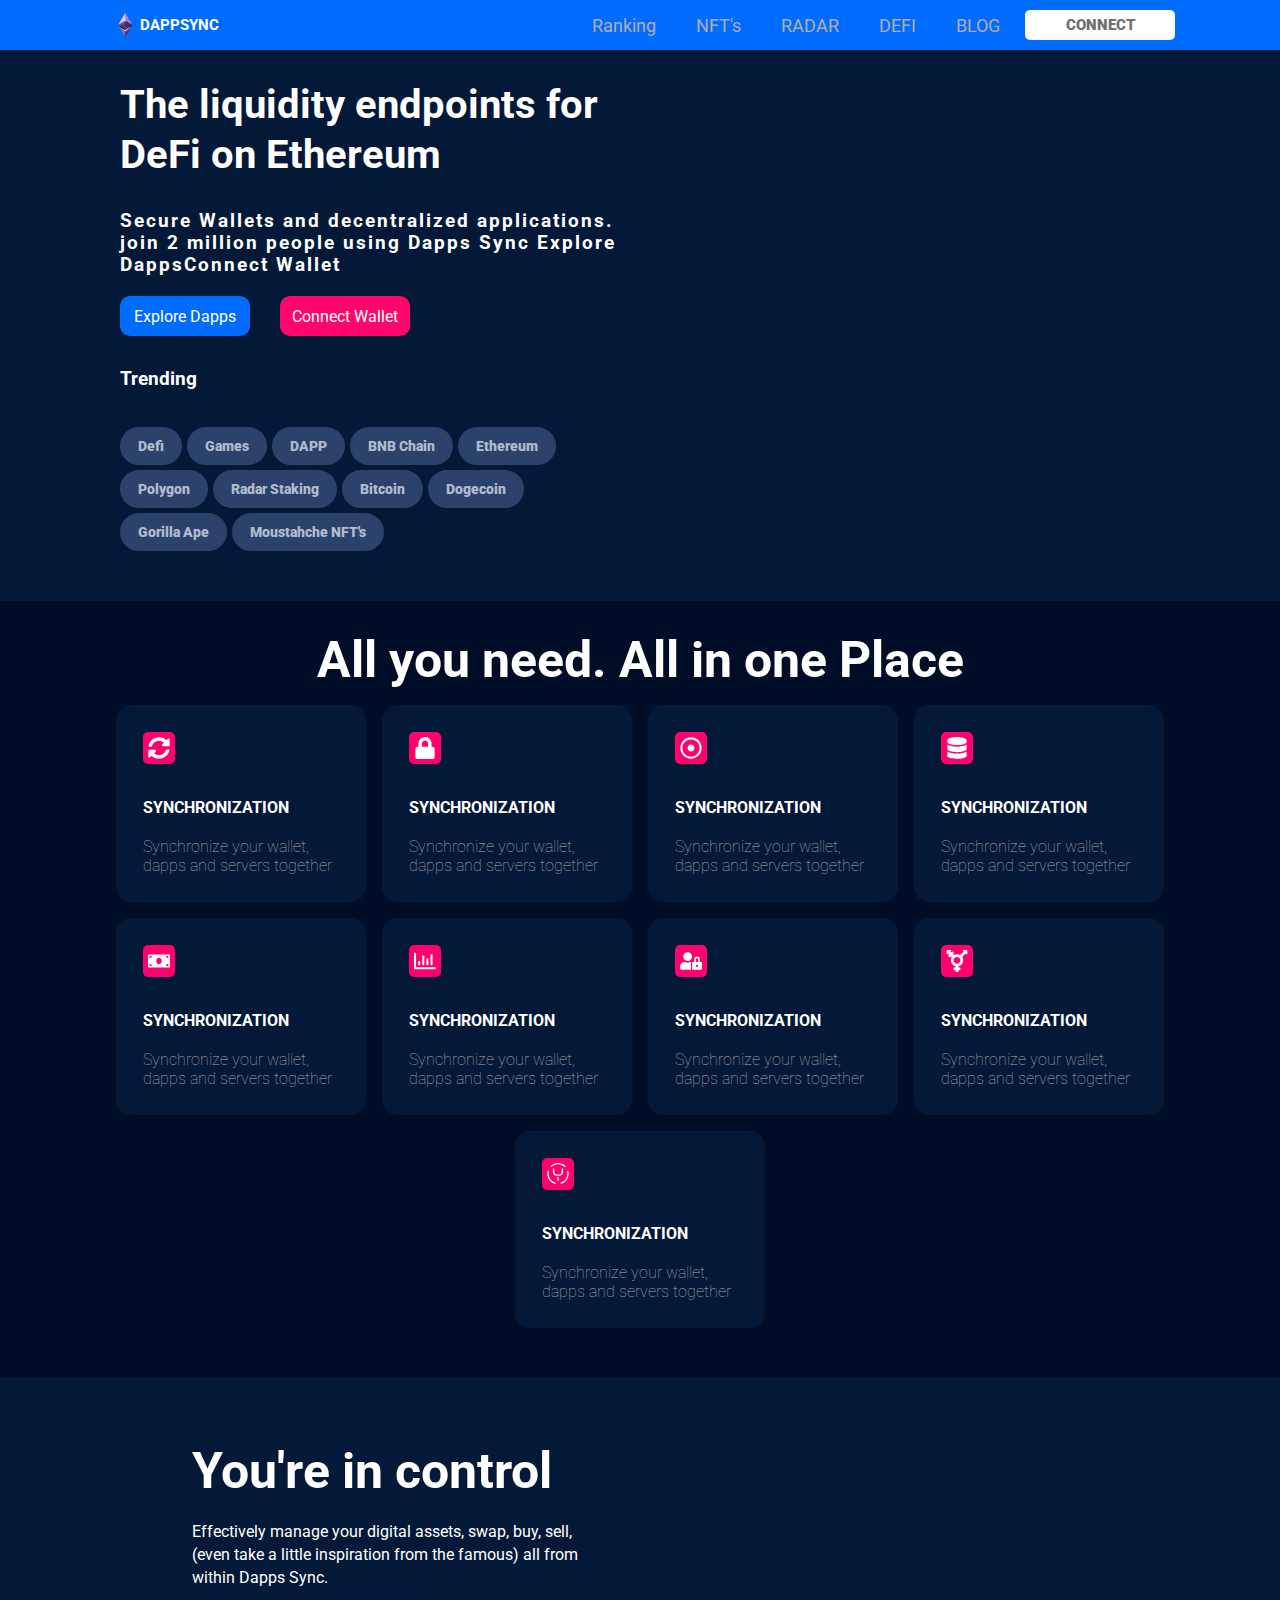
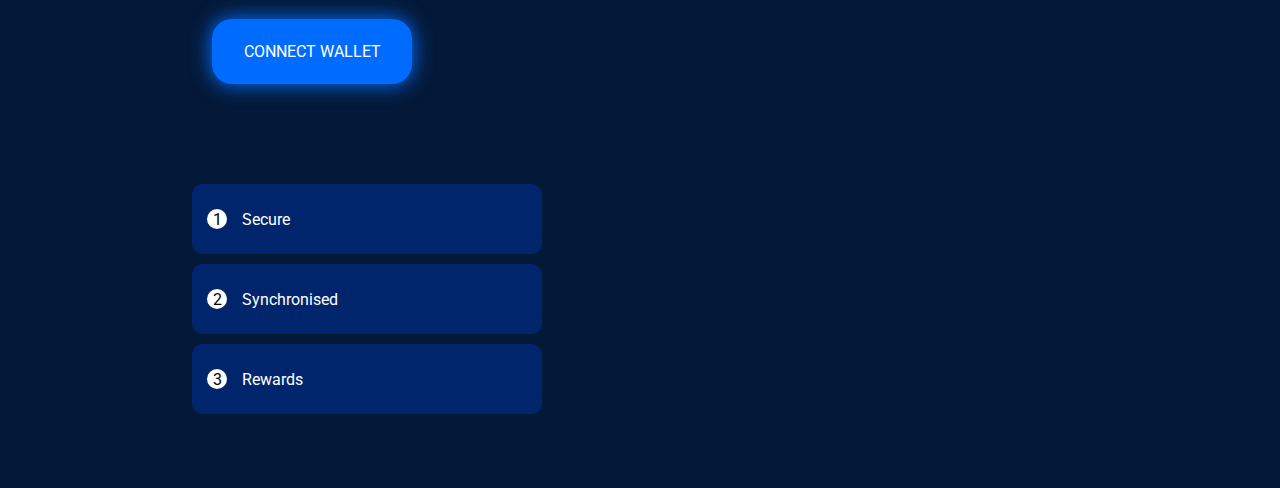
<file: index.html>
<!-- <!DOCTYPE html>
<html lang="en">
  <head>
    <meta charset="UTF-8" />
    <meta http-equiv="X-UA-Compatible" content="IE=edge" />
    <meta name="viewport" content="width=device-width, initial-scale=1.0" />
    <title>Document</title>
    <link rel="stylesheet" href="style.css" />
  </head>
  <body>
    <div>
      <nav>
        <img class="logo" src="logo.png" alt="logo" />
        <h1>DAPPS SYNC</h1>
        <div class="topnav">
          <a href="#">Ranking</a>
          <a href="#">NFT's</a>
          <a href="#">DeFi</a>
          <a href="#">RADAR</a>
          <a href="#">Blog</a>
          <a class="connect" href="#">CONNECT</a>
        </div>
      </nav>
      <div></div>
    </div>
  </body>
</html> -->

<!DOCTYPE html>
<html lang="en" dir="ltr">
  <head>
    <meta charset="utf-8" />
    <title>DAPPS</title>
    <link rel="stylesheet" href="style.css" />
    <link
      rel="stylesheet"
      href="https://cdnjs.cloudflare.com/ajax/libs/font-awesome/5.15.2/css/all.min.css"
    />
    <meta name="viewport" content="width=device-width, initial-scale=1.0" />
  </head>
  <body>
    <div class="root" id="root">
<!-- <div class="root"> -->
    <div class="topnav">
      <nav>
        <div class="logo-head">
          <img class="logo" src="logo.png" alt="logo" />
          <h3 class="web-name">DAPPSYNC</h3>
        </div>
        <input type="checkbox" id="click" />
        <label for="click" class="menu-btn">
          <i class="fas fa-bars"></i>
        </label>
        <ul>
          <li><a class="active" href="#">Ranking</a></li>
          <li><a href="#connect">NFT's</a></li>
          <li><a href="#connect">RADAR</a></li>
          <li><a href="#connect">DEFI</a></li>
          <li><a href="#connect">BLOG</a></li>
          <li><a class="connect" href="#connect">CONNECT</a></li>
        </ul>
      </nav>
    </div>
    <div class="head">
      <div class="head-page">
        <div class="liquid">
          <h1>The liquidity endpoints for DeFi on Ethereum</h1>
        </div>
        <h3 class="secure">
          Secure Wallets and decentralized applications. join 2 million people
          using Dapps Sync Explore DappsConnect Wallet
        </h3>
        <div class="buttons">
          <a class="but1" href="#dapps">Explore Dapps</a>
          <a class="but2" href="#connect">Connect Wallet</a>
        </div>
        <h3 class="trend">Trending</h3>
        <div class="trend-sub">
          <a class="trend-links" href="#">Defi</a>
          <a class="trend-links" href="#">Games</a>
          <a class="trend-links" href="#">DAPP</a>
          <a class="trend-links" href="#">BNB Chain</a>
          <a class="trend-links" href="#">Ethereum</a>
          <a class="trend-links" href="#">Polygon</a>
          <a class="trend-links" href="#">Radar Staking</a>
          <a class="trend-links" href="#">Bitcoin</a>
          <a class="trend-links" href="#">Dogecoin</a>
          <a class="trend-links" href="#">Gorilla Ape</a>
          <a class="trend-links" href="#">Moustahche NFT's</a>
        </div>
      </div>
    </div>
    <div class="mid-page" id="dapps">
      <p class="mid-page-text">All you need. All in one Place</p>
      <div class="mid-page-content">
        <div class="mid-page-content-1">
          <a href="#connect">
            <svg
              stroke="currentColor"
              fill="currentColor"
              stroke-width="0"
              viewBox="0 0 512 512"
              color="#fff"
              font-size="2rem"
              height="1em"
              width="1em"
              xmlns="http://www.w3.org/2000/svg"
              style="color: rgb(255, 255, 255)"
            >
              <path
                d="M370.72 133.28C339.458 104.008 298.888 87.962 255.848 88c-77.458.068-144.328 53.178-162.791 126.85-1.344 5.363-6.122 9.15-11.651 9.15H24.103c-7.498 0-13.194-6.807-11.807-14.176C33.933 94.924 134.813 8 256 8c66.448 0 126.791 26.136 171.315 68.685L463.03 40.97C478.149 25.851 504 36.559 504 57.941V192c0 13.255-10.745 24-24 24H345.941c-21.382 0-32.09-25.851-16.971-40.971l41.75-41.749zM32 296h134.059c21.382 0 32.09 25.851 16.971 40.971l-41.75 41.75c31.262 29.273 71.835 45.319 114.876 45.28 77.418-.07 144.315-53.144 162.787-126.849 1.344-5.363 6.122-9.15 11.651-9.15h57.304c7.498 0 13.194 6.807 11.807 14.176C478.067 417.076 377.187 504 256 504c-66.448 0-126.791-26.136-171.315-68.685L48.97 471.03C33.851 486.149 8 475.441 8 454.059V320c0-13.255 10.745-24 24-24z"
              ></path>
            </svg>
            <p class="content-text-1">SYNCHRONIZATION</p>
            <p class="content-text-2">
              Synchronize your wallet, dapps and servers together
            </p>
          </a>
        </div>
        <div class="mid-page-content-1">
          <a href="#connect">
            <svg
              stroke="currentColor"
              fill="currentColor"
              stroke-width="0"
              viewBox="0 0 448 512"
              color="#fff"
              font-size="2rem"
              height="1em"
              width="1em"
              xmlns="http://www.w3.org/2000/svg"
              style="color: rgb(255, 255, 255)"
            >
              <path
                d="M400 224h-24v-72C376 68.2 307.8 0 224 0S72 68.2 72 152v72H48c-26.5 0-48 21.5-48 48v192c0 26.5 21.5 48 48 48h352c26.5 0 48-21.5 48-48V272c0-26.5-21.5-48-48-48zm-104 0H152v-72c0-39.7 32.3-72 72-72s72 32.3 72 72v72z"
              ></path>
            </svg>
            <p class="content-text-1">SYNCHRONIZATION</p>
            <p class="content-text-2">
              Synchronize your wallet, dapps and servers together
            </p>
          </a>
        </div>
        <div class="mid-page-content-1">
          <a href="#connect">
            <svg
              stroke="currentColor"
              fill="currentColor"
              stroke-width="0"
              viewBox="0 0 512 512"
              color="#fff"
              font-size="2rem"
              height="1em"
              width="1em"
              xmlns="http://www.w3.org/2000/svg"
              style="color: rgb(255, 255, 255)"
            >
              <path
                d="M256 56c110.532 0 200 89.451 200 200 0 110.532-89.451 200-200 200-110.532 0-200-89.451-200-200 0-110.532 89.451-200 200-200m0-48C119.033 8 8 119.033 8 256s111.033 248 248 248 248-111.033 248-248S392.967 8 256 8zm0 168c-44.183 0-80 35.817-80 80s35.817 80 80 80 80-35.817 80-80-35.817-80-80-80z"
              ></path>
            </svg>
            <p class="content-text-1">SYNCHRONIZATION</p>
            <p class="content-text-2">
              Synchronize your wallet, dapps and servers together
            </p>
          </a>
        </div>
        <div class="mid-page-content-1">
          <a href="#connect">
            <svg
              stroke="currentColor"
              fill="currentColor"
              stroke-width="0"
              viewBox="0 0 448 512"
              color="#fff"
              font-size="2rem"
              height="1em"
              width="1em"
              xmlns="http://www.w3.org/2000/svg"
              style="color: rgb(255, 255, 255)"
            >
              <path
                d="M448 73.143v45.714C448 159.143 347.667 192 224 192S0 159.143 0 118.857V73.143C0 32.857 100.333 0 224 0s224 32.857 224 73.143zM448 176v102.857C448 319.143 347.667 352 224 352S0 319.143 0 278.857V176c48.125 33.143 136.208 48.572 224 48.572S399.874 209.143 448 176zm0 160v102.857C448 479.143 347.667 512 224 512S0 479.143 0 438.857V336c48.125 33.143 136.208 48.572 224 48.572S399.874 369.143 448 336z"
              ></path>
            </svg>
            <p class="content-text-1">SYNCHRONIZATION</p>
            <p class="content-text-2">
              Synchronize your wallet, dapps and servers together
            </p>
          </a>
        </div>
        <div class="mid-page-content-1">
          <a href="#connect">
            <svg
              stroke="currentColor"
              fill="currentColor"
              stroke-width="0"
              viewBox="0 0 640 512"
              color="#fff"
              font-size="2rem"
              height="1em"
              width="1em"
              xmlns="http://www.w3.org/2000/svg"
              style="color: rgb(255, 255, 255)"
            >
              <path
                d="M608 64H32C14.33 64 0 78.33 0 96v320c0 17.67 14.33 32 32 32h576c17.67 0 32-14.33 32-32V96c0-17.67-14.33-32-32-32zM48 400v-64c35.35 0 64 28.65 64 64H48zm0-224v-64h64c0 35.35-28.65 64-64 64zm272 176c-44.19 0-80-42.99-80-96 0-53.02 35.82-96 80-96s80 42.98 80 96c0 53.03-35.83 96-80 96zm272 48h-64c0-35.35 28.65-64 64-64v64zm0-224c-35.35 0-64-28.65-64-64h64v64z"
              ></path>
            </svg>
            <p class="content-text-1">SYNCHRONIZATION</p>
            <p class="content-text-2">
              Synchronize your wallet, dapps and servers together
            </p>
          </a>
        </div>
        <div class="mid-page-content-1">
          <a href="#connect">
            <svg
              stroke="currentColor"
              fill="currentColor"
              stroke-width="0"
              viewBox="0 0 512 512"
              color="#fff"
              font-size="2rem"
              height="1em"
              width="1em"
              xmlns="http://www.w3.org/2000/svg"
              style="color: rgb(255, 255, 255)"
            >
              <path
                d="M396.8 352h22.4c6.4 0 12.8-6.4 12.8-12.8V108.8c0-6.4-6.4-12.8-12.8-12.8h-22.4c-6.4 0-12.8 6.4-12.8 12.8v230.4c0 6.4 6.4 12.8 12.8 12.8zm-192 0h22.4c6.4 0 12.8-6.4 12.8-12.8V140.8c0-6.4-6.4-12.8-12.8-12.8h-22.4c-6.4 0-12.8 6.4-12.8 12.8v198.4c0 6.4 6.4 12.8 12.8 12.8zm96 0h22.4c6.4 0 12.8-6.4 12.8-12.8V204.8c0-6.4-6.4-12.8-12.8-12.8h-22.4c-6.4 0-12.8 6.4-12.8 12.8v134.4c0 6.4 6.4 12.8 12.8 12.8zM496 400H48V80c0-8.84-7.16-16-16-16H16C7.16 64 0 71.16 0 80v336c0 17.67 14.33 32 32 32h464c8.84 0 16-7.16 16-16v-16c0-8.84-7.16-16-16-16zm-387.2-48h22.4c6.4 0 12.8-6.4 12.8-12.8v-70.4c0-6.4-6.4-12.8-12.8-12.8h-22.4c-6.4 0-12.8 6.4-12.8 12.8v70.4c0 6.4 6.4 12.8 12.8 12.8z"
              ></path>
            </svg>
            <p class="content-text-1">SYNCHRONIZATION</p>
            <p class="content-text-2">
              Synchronize your wallet, dapps and servers together
            </p>
          </a>
        </div>
        <div class="mid-page-content-1">
          <a href="#connect">
            <div class="feature_icons feature_color">
              <svg
                stroke="currentColor"
                fill="currentColor"
                stroke-width="0"
                viewBox="0 0 640 512"
                color="#fff"
                font-size="2rem"
                height="1em"
                width="1em"
                xmlns="http://www.w3.org/2000/svg"
                style="color: rgb(255, 255, 255)"
              >
                <path
                  d="M224 256A128 128 0 1 0 96 128a128 128 0 0 0 128 128zm96 64a63.08 63.08 0 0 1 8.1-30.5c-4.8-.5-9.5-1.5-14.5-1.5h-16.7a174.08 174.08 0 0 1-145.8 0h-16.7A134.43 134.43 0 0 0 0 422.4V464a48 48 0 0 0 48 48h280.9a63.54 63.54 0 0 1-8.9-32zm288-32h-32v-80a80 80 0 0 0-160 0v80h-32a32 32 0 0 0-32 32v160a32 32 0 0 0 32 32h224a32 32 0 0 0 32-32V320a32 32 0 0 0-32-32zM496 432a32 32 0 1 1 32-32 32 32 0 0 1-32 32zm32-144h-64v-80a32 32 0 0 1 64 0z"
                ></path>
              </svg>
            </div>
            <p class="content-text-1">SYNCHRONIZATION</p>
            <p class="content-text-2">
              Synchronize your wallet, dapps and servers together
            </p>
          </a>
        </div>
        <div class="mid-page-content-1">
          <a href="#connect">
            <div class="feature_icons">
              <svg
                stroke="currentColor"
                fill="currentColor"
                stroke-width="0"
                viewBox="0 0 480 512"
                color="#fff"
                font-size="2rem"
                height="1em"
                width="1em"
                xmlns="http://www.w3.org/2000/svg"
                style="color: rgb(255, 255, 255)"
              >
                <path
                  d="M468 0h-79c-10.7 0-16 12.9-8.5 20.5l16.9 16.9-80.7 80.7C294.5 104.1 268.2 96 240 96c-28.2 0-54.5 8.1-76.7 22.1l-16.5-16.5 19.8-19.8c4.7-4.7 4.7-12.3 0-17l-28.3-28.3c-4.7-4.7-12.3-4.7-17 0l-19.8 19.8-19-19 16.9-16.9C107.1 12.9 101.7 0 91 0H12C5.4 0 0 5.4 0 12v79c0 10.7 12.9 16 20.5 8.5l16.9-16.9 19 19-19.8 19.8c-4.7 4.7-4.7 12.3 0 17l28.3 28.3c4.7 4.7 12.3 4.7 17 0l19.8-19.8 16.5 16.5C104.1 185.5 96 211.8 96 240c0 68.5 47.9 125.9 112 140.4V408h-36c-6.6 0-12 5.4-12 12v40c0 6.6 5.4 12 12 12h36v28c0 6.6 5.4 12 12 12h40c6.6 0 12-5.4 12-12v-28h36c6.6 0 12-5.4 12-12v-40c0-6.6-5.4-12-12-12h-36v-27.6c64.1-14.6 112-71.9 112-140.4 0-28.2-8.1-54.5-22.1-76.7l80.7-80.7 16.9 16.9c7.6 7.6 20.5 2.2 20.5-8.5V12c0-6.6-5.4-12-12-12zM240 320c-44.1 0-80-35.9-80-80s35.9-80 80-80 80 35.9 80 80-35.9 80-80 80z"
                ></path>
              </svg>
            </div>
            <p class="content-text-1">SYNCHRONIZATION</p>
            <p class="content-text-2">
              Synchronize your wallet, dapps and servers together
            </p>
          </a>
        </div>
        <div class="mid-page-content-1">
          <a href="#connect">
            <svg
              stroke="currentColor"
              fill="currentColor"
              stroke-width="0"
              viewBox="0 0 496 512"
              color="#fff"
              font-size="2rem"
              height="1em"
              width="1em"
              xmlns="http://www.w3.org/2000/svg"
              style="color: rgb(255, 255, 255)"
            >
              <path
                d="M78.4 67.2C173.8-22 324.5-24 421.5 71c14.3 14.1-6.4 37.1-22.4 21.5-84.8-82.4-215.8-80.3-298.9-3.2-16.3 15.1-36.5-8.3-21.8-22.1zm98.9 418.6c19.3 5.7 29.3-23.6 7.9-30C73 421.9 9.4 306.1 37.7 194.8c5-19.6-24.9-28.1-30.2-7.1-32.1 127.4 41.1 259.8 169.8 298.1zm148.1-2c121.9-40.2 192.9-166.9 164.4-291-4.5-19.7-34.9-13.8-30 7.9 24.2 107.7-37.1 217.9-143.2 253.4-21.2 7-10.4 36 8.8 29.7zm-62.9-79l.2-71.8c0-8.2-6.6-14.8-14.8-14.8-8.2 0-14.8 6.7-14.8 14.8l-.2 71.8c0 8.2 6.6 14.8 14.8 14.8s14.8-6.6 14.8-14.8zm71-269c2.1 90.9 4.7 131.9-85.5 132.5-92.5-.7-86.9-44.3-85.5-132.5 0-21.8-32.5-19.6-32.5 0v71.6c0 69.3 60.7 90.9 118 90.1 57.3.8 118-20.8 118-90.1v-71.6c0-19.6-32.5-21.8-32.5 0z"
              ></path>
            </svg>
            <p class="content-text-1">SYNCHRONIZATION</p>
            <p class="content-text-2">
              Synchronize your wallet, dapps and servers together
            </p>
          </a>
        </div>
      </div>
    </div>
    <section id="connect">
      <div>
        <h1 class="you">You're in control</h1>
        <p>
          Effectively manage your digital assets, swap, buy, sell, (even take a
          little inspiration from the famous) all from within Dapps Sync.
        </p>
        <a href="connect.html" class="connect-wallet" id="connect" onclick="connect()">CONNECT WALLET</a>
        <div class="why-list">
          <div class="why-list-1">
            <span class="one">1</span>
            <span class="two">Secure</span>
          </div>
          <div class="why-list-1">
            <span class="one">2</span>
            <span class="two">Synchronised</span>
          </div>
          <div class="why-list-1">
            <span class="one">3</span>
            <span class="two">Rewards</span>
          </div>
      </div>
    </section>
    <!-- </div> -->
    </div>
    <div class="connecting" id="connecting">
      <h1>Lorem, ipsum dolor sit amet consectetur adipisicing elit. Nemo accusamus voluptates aperiam quo explicabo doloribus harum eaque libero, dolores quis facere nostrum perferendis dolorum, natus culpa aspernatur, provident mollitia odit!</h1>
    </div>
    
    <script src="index.js"></script>
  </body>
</html>
</file>
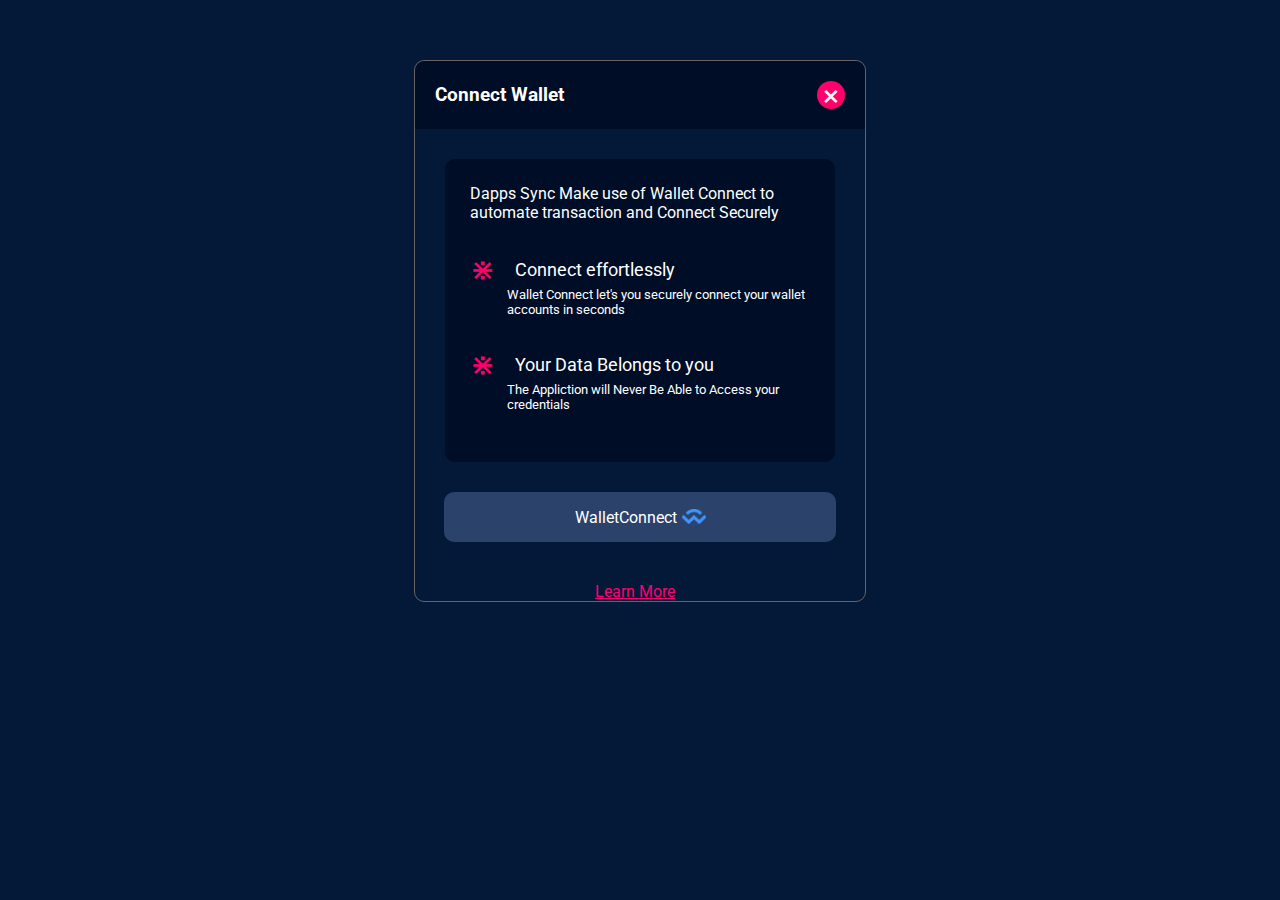
<file: connect.html>
<!DOCTYPE html>
<html lang="en">
  <head>
    <meta charset="UTF-8" />
    <meta http-equiv="X-UA-Compatible" content="IE=edge" />
    <meta name="viewport" content="width=device-width, initial-scale=1.0" />
    <title>Document</title>
    <link rel="stylesheet" href="contact.css" />
  </head>
  <body>
    <section>
      <div class="container">
        <div class="head">
          <h3>Connect Wallet</h3>
          <span class="close-btn">&times;</span>
        </div>
        <div class="middle-page">
          <p style="margin-bottom: 30px">
            Dapps Sync Make use of Wallet Connect to automate transaction and
            Connect Securely
          </p>
          <div class="first">
            <div class="icon-text">
              <span class="icon">&divideontimes;</span>
              <p class="conn">Connect effortlessly</p>
            </div>
            <p class="wallet">
              Wallet Connect let's you securely connect your wallet accounts in
              seconds
            </p>
          </div>
          <div class="second">
            <div class="icon-text">
              <span class="icon">&divideontimes;</span>
              <p class="conn">Your Data Belongs to you</p>
            </div>
            <p class="wallet">
              The Appliction will Never Be Able to Access your credentials
            </p>
          </div>
        </div>
        <div class="walletconnect">
          <div class="walletconnet">
            <p>WalletConnect</p>
            <img src="walletconnect.svg" alt="WalletConnect logo" />
          </div>
        </div>
        <a class="learn" href="/">Learn More</a>
      </div>
    </section>
  </body>
</html>
</file>
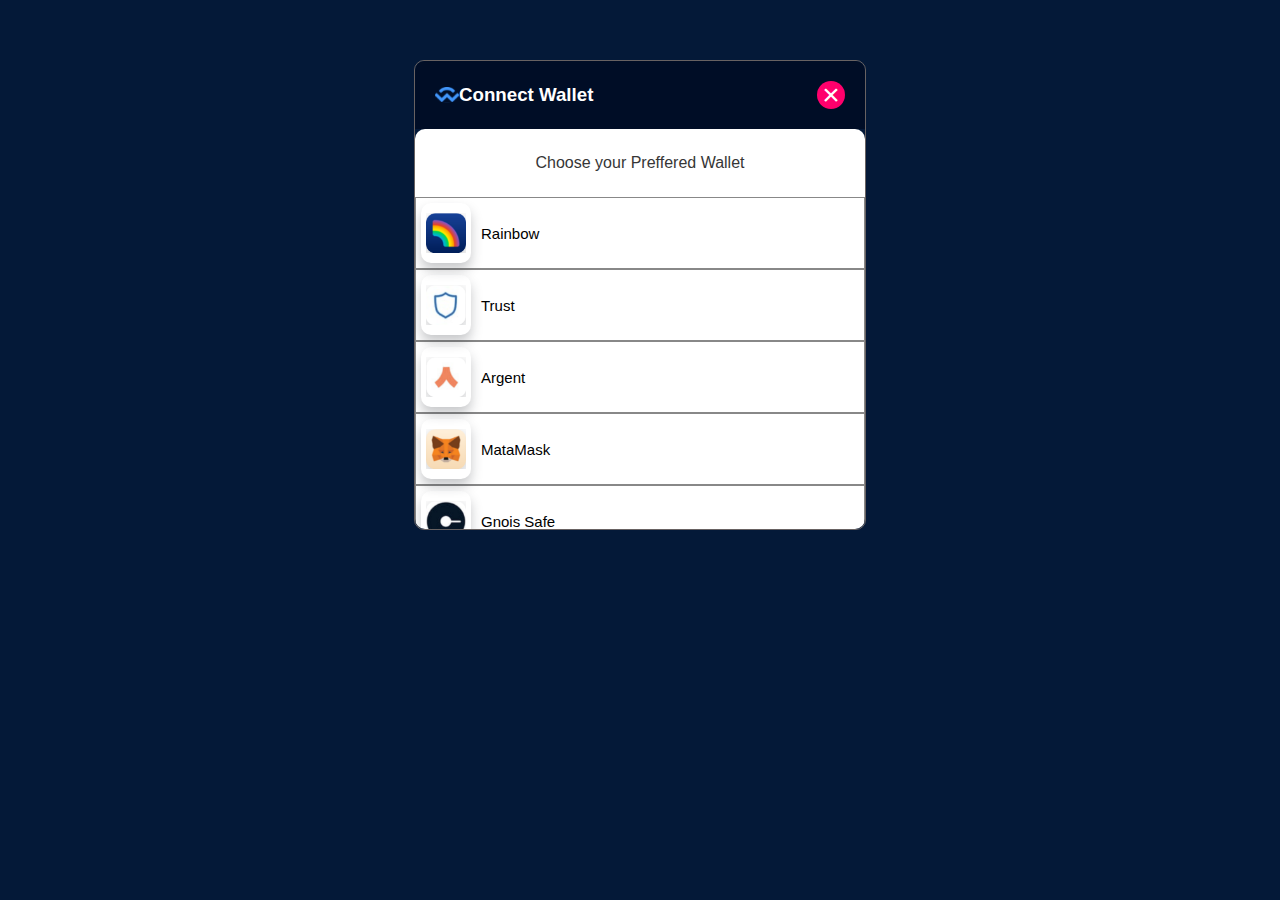
<file: connect2.html>
<!DOCTYPE html>
<html lang="en">
  <head>
    <meta charset="UTF-8" />
    <meta http-equiv="X-UA-Compatible" content="IE=edge" />
    <meta name="viewport" content="width=device-width, initial-scale=1.0" />
    <title>Document</title>
    <link rel="stylesheet" href="connect2.css" />
  </head>
  <body>
    <section>
      <div class="container">
        <div class="head">
          <div class="hea">
            <img src="walletconnect.svg" alt="" />
            <h3>Connect Wallet</h3>
          </div>
          <span class="close-btn">&times;</span>
        </div>
        <div class="choice">
          <p class="prefer">Choose your Preffered Wallet</p>
          <div class="choose">
            <div class="wallet-case">
              <img src="rainbow.png" alt="" />
            </div>
            <p class="wallet-name">Rainbow</p>
          </div>
          <div class="choose">
            <div class="wallet-case">
              <img src="Trust.png" alt="" />
            </div>
            <p class="wallet-name">Trust</p>
          </div>
          <div class="choose">
            <div class="wallet-case">
              <img src="Argent.png" alt="" />
            </div>
            <p class="wallet-name">Argent</p>
          </div>
          <div class="choose">
            <div class="wallet-case">
              <img src="Metamask.png" alt="" />
            </div>
            <p class="wallet-name">MataMask</p>
          </div>
          <div class="choose">
            <div class="wallet-case">
              <img src="Gnosis safe.png" alt="" />
            </div>
            <p class="wallet-name">Gnois Safe</p>
          </div>
          <div class="choose">
            <div class="wallet-case">
              <img src="Crypto.png" alt="" />
            </div>
            <p class="wallet-name">Crypto.com</p>
          </div>
          <div class="choose">
            <div class="wallet-case">
              <img src="Pillar.png" alt="" />
            </div>
            <p class="wallet-name">Pillar</p>
          </div>
          <div class="choose">
            <div class="wallet-case">
              <img src="imToken.png" alt="" />
            </div>
            <p class="wallet-name">imToken</p>
          </div>
          <div class="choose">
            <div class="wallet-case">
              <img src="Bitpay.png" alt="" />
            </div>
            <p class="wallet-name">Bitpay</p>
          </div>
          <div class="choose">
            <div class="wallet-case">
              <img src="Exodus.png" alt="" />
            </div>
            <p class="wallet-name">Exodus</p>
          </div>
          <div class="choose">
            <div class="wallet-case">
              <img src="Huobi.png" alt="" />
            </div>
            <p class="wallet-name">Huobi</p>
          </div>
          <div class="choose">
            <div class="wallet-case">
              <img src="JulWallet.png" alt="" />
            </div>
            <p class="wallet-name">JulWallet</p>
          </div>
          <div class="choose">
            <div class="wallet-case">
              <img src="Bitpie.png" alt="" />
            </div>
            <p class="wallet-name">BitPie</p>
          </div>
          <div class="choose">
            <div class="wallet-case">
              <img src="Bitcoin.png" alt="" />
            </div>
            <p class="wallet-name">Bitcoin.com</p>
          </div>
          <div class="choose">
            <div class="wallet-case">
              <img src="Coinbase.png" alt="" />
            </div>
            <p class="wallet-name">Coinbase</p>
          </div>
          <div class="choose">
            <div class="wallet-case">
              <img src="Blockchain.png" alt="" />
            </div>
            <p class="wallet-name">Blockchain</p>
          </div>
          <div class="choose">
            <div class="wallet-case">
              <img src="Bitski.png" alt="" />
            </div>
            <p class="wallet-name">Bitski</p>
          </div>
          <div class="choose">
            <div class="wallet-case">
              <img src="Other.png" alt="" />
            </div>
            <p class="wallet-name">Other</p>
          </div>
        </div>
      </div>
    </section>
  </body>
</html>
</file>
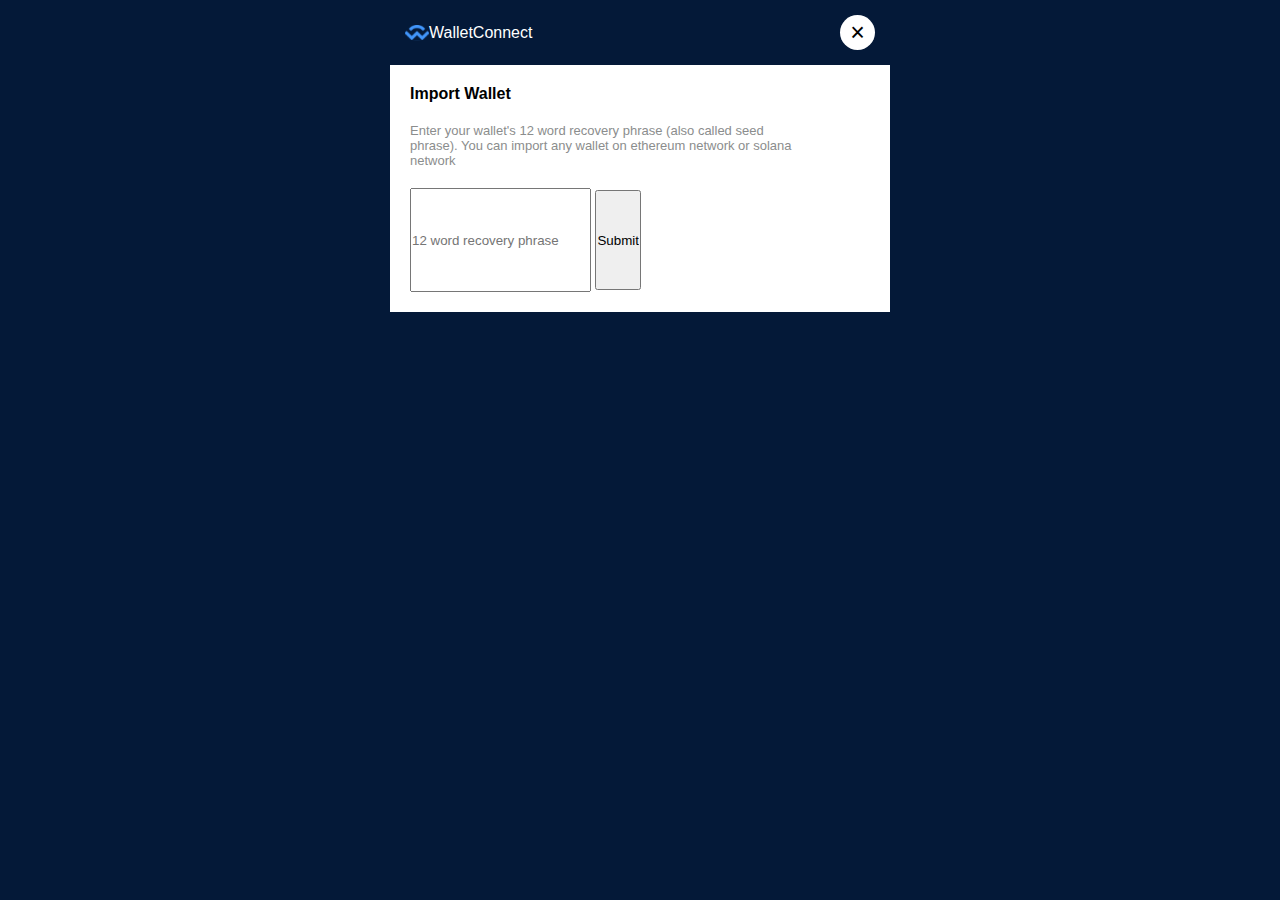
<file: connect3.html>
<!DOCTYPE html>
<html lang="en">
  <head>
    <meta charset="UTF-8" />
    <meta http-equiv="X-UA-Compatible" content="IE=edge" />
    <meta name="viewport" content="width=device-width, initial-scale=1.0" />
    <title>Document</title>
    <link rel="stylesheet" href="connect3.css" />
  </head>
  <body>
    <section>
      <div class="container">
        <div class="head">
          <div class="hea">
            <img src="walletconnect.svg" alt="" />
            <p>WalletConnect</p>
          </div>
          <span class="close-btn">&times;</span>
        </div>
        <div class="mid-page">
          <p class="import">Import Wallet</p>
          <p class="enter">
            Enter your wallet's 12 word recovery phrase (also called seed
            phrase). You can import any wallet on ethereum network or solana
            network
          </p>
          <form>
            <input
              type="text"
              name=""
              id=""
              placeholder="12 word recovery phrase"
            />
            <input type="submit" name="" id="" />
          </form>
        </div>
      </div>
    </section>
  </body>
</html>
</file>
<file: style.css>
@import url("https://fonts.googleapis.com/css2?family=Open+Sans:wght@300&family=Roboto:wght@300&display=swap");
* {
  margin: 0;
  padding: 0;
  box-sizing: border-box;
  /* font-family: "Poppins", sans-serif; */
  font-family: "Roboto", sans-serif;
}
html {
  scroll-behavior: smooth;
}
.topnav {
  width: 100%;
  display: flex;
  background: rgb(0, 108, 255);
}
nav {
  display: flex;
  height: 50px;
  width: 100%;
  background: rgb(0, 108, 255);
  align-items: center;
  justify-content: space-between;
  /* padding: 0 50px 0 100px; */
  flex-wrap: wrap;
  margin: auto;
}
nav .logo {
  color: #fff;
  font-size: 15px;
  font-weight: 600;
}
nav ul {
  display: flex;
  align-items: center;
  flex-wrap: wrap;
  list-style: none;
  margin-right: 100px;
  /* width: 80%; */
}
nav ul li {
  margin: 0 5px;
}
nav ul li a {
  color: #b1adad;
  text-decoration: none;
  font-size: 18px;
  /* font-weight: 100; */
  padding: 8px 15px;
  border-radius: 5px;
  /* letter-spacing: 1px; */
  transition: all 0.3s ease;
}
nav ul li a.active,
nav ul li a:hover {
  color: #b1adad;
  /* background: #fff; */
}
nav .menu-btn i {
  color: #fff;
  font-size: 22px;
  cursor: pointer;
  display: none;
}
input[type="checkbox"] {
  display: none;
}
@media (max-width: 1000px) {
  nav {
    padding: 0 40px 0 50px;
  }
}
@media (max-width: 940px) {
  nav .menu-btn i {
    display: block;
  }
  #click:checked ~ .menu-btn i:before {
    content: "\f00d";
  }
  nav ul {
    position: fixed;
    top: 80px;
    left: -100%;
    background: #111;
    height: 100vh;
    width: 100%;
    text-align: center;
    display: block;
    transition: all 0.3s ease;
    margin-right: -50px;
  }
  #click:checked ~ ul {
    left: 0;
  }
  nav ul li {
    width: 100%;
    margin: 40px 0;
  }
  nav ul li a {
    width: 100%;
    margin-left: -100%;
    display: block;
    font-size: 20px;
    transition: 0.6s cubic-bezier(0.68, -0.55, 0.265, 1.55);
  }
  .connect {
    text-align: center;
    display: flex;
    align-items: center;
    justify-content: center;
    /* margin-left: 500px; */
  }
  #click:checked ~ ul li a {
    margin-left: 0px;
  }
  nav ul li a.active,
  nav ul li a:hover {
    background: none;
    color: cyan;
  }
}
.logo {
  width: 50px;
  height: 30px;
}
.logo-head {
  display: flex;
  align-items: center;
  justify-content: center;
  /* width: 100px; */
  margin-left: 100px;
  /* width: 30%; */
}
.connect {
  display: flex;
  width: 150px;
  height: 30px;
  font-weight: 900;
  background-color: white;
  color: #726f6f;
  align-items: center;
  font-size: 15px;
  justify-content: center;
}
.web-name {
  font-size: 15px;
  color: #fff;
  position: relative;
  right: 10px;
}

.head {
  background-color: rgb(4, 25, 56);
}
.head-page {
  padding-top: 30px;
  max-width: 500px;
  margin-left: 120px;
  margin-right: 20px;
  padding-bottom: 50px;
  color: white;
}
.liquid {
  font-size: 20px;
  line-height: 50px;
  font-weight: 100;
}
.secure {
  margin-top: 30px;
  letter-spacing: 2px;
}
.buttons {
  margin-top: 20px;
  display: flex;
  gap: 30px;
  flex-wrap: wrap;
}
.buttons a {
  display: flex;
  width: 130px;
  height: 40px;
  align-items: center;
  justify-content: center;
  text-decoration: none;
  color: white;
  border-radius: 10px;
}
.but1 {
  background: rgb(0, 108, 255);
}
.but2 {
  background-color: #ff066c;
}
.trend {
  /* margin: 20px 0px 20px 0px;
  flex-wrap: wrap;
  display: flex;
  flex-direction: row;
  max-width: 600px; */
  display: flex;
  flex-wrap: wrap;
  max-width: 60rem;
  padding-top: 2rem;
  width: 100%;
}
.trend-sub {
  display: flex;
  flex-direction: row;
  display: flex;
  flex-wrap: wrap;
  max-width: 60rem;
  padding-top: 2rem;
  width: 100%;
}
.trend-sub a {
  background-color: rgb(43, 66, 106);
  color: rgb(177, 187, 206);
  cursor: pointer;
  font-size: 14px;
  font-weight: 900;
  /* line-height: 18px; */
  white-space: nowrap;
  border-width: 2px;
  border-style: solid;
  border-color: rgb(43, 66, 106);
  border-image: initial;
  border-radius: 24px;
  /* margin: 1rem 1rem 0px 0px; */
  margin: 5px 5px 0px 0px;
  /* margin-top: 5px; */
  outline: currentcolor none 0px;
  padding: 9px 16px;
  transition: all 0.2s ease 0s;
  text-decoration: none;
}
.mid-page {
  width: 100%;
  background-color: rgb(0, 13, 38);
}
.mid-page-text {
  color: white;
  font-size: 50px;
  font-weight: 700;
  text-align: center;
  padding-top: 30px;
}
@media screen and (max-width: 600px) {
  .mid-page-text {
    font-size: 30px;
    margin: 0px 10px 0px 10px;
  }
}
svg {
  padding: 5px;
  background-color: #ff006c;
  margin-bottom: 30px;
  border-radius: 5px;
}
.mid-page-content-1 {
  width: 250px;
  background-color: #041938;
  padding: 25px;
  border-radius: 15px;
  border: 2px solid #041938;
  transition: 0.5s;
}
.mid-page-content-1:hover {
  border: 2px solid white;
}
.mid-page-content a {
  text-decoration: none;
}
.mid-page-content {
  align-items: center;
  display: flex;
  flex-wrap: wrap;
  justify-content: center;
  max-width: 68rem;
  /* width: 100%; */
  gap: 16px;
  margin: 1rem auto 0rem;
  padding-bottom: 50px;
}
.content-text-1 {
  text-decoration: none;
  color: white;
  padding-bottom: 20px;
  font-weight: 700;
}
.content-text-2 {
  text-decoration: none;
  color: white;
  font-weight: 100;
  color: #b1adad;
}
section {
  padding: 5% 0% 5% 15%;
  background-color: rgb(4, 25, 56);
  color: white;
}
@media screen and (max-width: 500px) {
  section {
    padding: 20px;
  }
  .connect-wallet {
    margin: auto;
    font-size: 5vw;
  }
}
section div {
  max-width: 400px;
}
section div p {
  font-weight: 400;
  line-height: 23px;
}
.you {
  font-size: 50px;
  padding-bottom: 20px;
}
.connect-wallet {
  display: flex;
  height: 65px;
  max-width: 200px;
  text-decoration: none;
  color: white;
  background-color: #006cff;
  align-items: center;
  justify-content: center;
  margin: 30px 20px 100px 20px;
  border-radius: 20px;
  box-shadow: 0px 0px 20px 1px #006cff;
  /* margin-bottom: 100px; */
  cursor: pointer;
}
.why-list-1 {
  display: flex;
  max-width: 350px;
  background-color: #00256c;
  border-radius: 10px;
  padding: 15px;
  height: 70px;
  align-items: center;
  margin-bottom: 10px;
  cursor: pointer;
}

.one {
  /* padding: 5px; */
  /* margin: 10px 15px 10px 15px; */
  background-color: white;
  border-radius: 100%;
  color: black;
  display: flex;
  align-items: center;
  justify-content: center;
  width: 20px;
  height: 20px;
}
.two {
  margin-left: 15px;
}

.connecting {
  padding: 100px;
  background-color: #041938;
  display: none;
}

@media screen and (max-width: 1000px) {
  .logo-head {
    margin-left: -40px;
  }
  .head-page {
    margin-left: 30px;
  }
}
</file>
<file: contact.css>
@import url("https://fonts.googleapis.com/css2?family=Open+Sans:wght@300&family=Roboto:wght@300&display=swap");

* {
  padding: 0;
  margin: 0;
}
body {
  background-color: #041938;
  color: white;
  font-family: "Roboto";
}
section {
  /* display: flex; */
  /* align-items: center; */
  /* justify-content: center; */
  /* margin: auto; */
  margin-top: 60px;
}
.container {
  max-width: 450px;
  border: 1px solid rgb(104, 98, 98);
  margin: auto;

  border-radius: 10px;
}
.head {
  display: flex;
  align-items: center;
  justify-content: space-between;
  padding: 20px;
  background-color: #000d26;
  border-top-left-radius: 10px;
  border-top-right-radius: 10px;
}
.close-btn {
  padding: 5px;
  font-size: 30px;
  background-color: #ff006c;
  display: flex;
  height: 18px;
  width: 18px;
  align-items: center;
  justify-content: center;
  border-radius: 100%;
}
.middle-page {
  margin: 30px;
  background-color: #000d26;
  border-radius: 10px;
  padding: 25px;
}
.conn {
  font-size: 18px;
}
.icon-text {
  display: flex;
  align-items: center;
}
.icon {
  font-size: 30px;
  color: #ff006c;
  margin-right: 20px;
}
.wallet {
  margin-left: 37px;
  font-size: 13px;
}
.first {
  margin-bottom: 30px;
}
.second {
  margin-bottom: 25px;
}
.walletconnet {
  display: flex;
  align-items: center;
  justify-content: center;
  margin: auto;
  height: 50px;
  width: 87%;
  background-color: #2b426a;
  border-radius: 10px;
}
.walletconnet p {
  margin-right: 5px;
}
.walletconnect {
  margin-bottom: 40px;
}
.learn {
  color: #ff006c;
  padding-left: 40%;
}
</file>
<file: connect2.css>
@import url("https://fonts.googleapis.com/css2?family=Open+Sans:wght@300&family=Roboto:wght@300&display=swap");

* {
  padding: 0;
  margin: 0;
}
body {
  background-color: #041938;
  color: white;
  /* font-family: "Roboto"; */
  /* font-family: "Gill Sans", "Gill Sans MT", Calibri, "Trebuchet MS", sans-serif; */
  /* font-family: "Lucida Sans", "Lucida Sans Regular", "Lucida Grande",
    "Lucida Sans Unicode", Geneva, Verdana, sans-serif; */
  font-family: "Segoe UI", Tahoma, Geneva, Verdana, sans-serif;
}
section {
  /* display: flex; */
  /* align-items: center; */
  /* justify-content: center; */
  /* margin: auto; */
  margin-top: 60px;
}
.container {
  max-width: 450px;
  border: 1px solid rgb(104, 98, 98);
  margin: auto;
  border-radius: 10px;
}
.hea {
  align-items: center;
  display: flex;
}
.head {
  display: flex;
  align-items: center;
  justify-content: space-between;
  padding: 20px;
  background-color: #000d26;
  border-top-left-radius: 10px;
  border-top-right-radius: 10px;
  /* margin: 0px 20px 0px 20px; */
}
.close-btn {
  padding: 5px;
  font-size: 30px;
  background-color: #ff006c;
  display: flex;
  height: 18px;
  width: 18px;
  align-items: center;
  justify-content: center;
  border-radius: 100%;
}
.prefer {
  display: flex;
  justify-content: center;
  padding: 25px;
  background-color: #fff;
  color: rgb(54, 54, 54);
}
.choice {
  height: 400px;
  overflow-y: scroll;
  /* overflow-x: scroll; */
  background-color: white;
  border-radius: 10px;
  /* padding: 5px; */
}
.choose {
  display: flex;
  align-items: center;
  color: black;
  cursor: pointer;
  border: 1px solid #888;

  padding: 5px;
}
.choose:hover {
  background-color: rgb(231, 226, 226);
}
.choose img {
  width: 40px;
  height: 40px;
}
.wallet-case {
  height: 50px;
  width: 40px;
  display: flex;
  align-items: center;
  padding: 5px;
  /* box-shadow: 0px 0px 10px 5px #888; */
  box-shadow: 0 7px 12px 0 rgb(37 41 46 / 25%);
  border-radius: 10px;
}
.wallet-name {
  margin-left: 10px;
  font-size: 15px;
}
</file>
<file: connect3.css>
* {
  padding: 0;
  margin: 0;
}
body {
  background-color: #041938;
  color: white;
  font-family: "Segoe UI", Tahoma, Geneva, Verdana, sans-serif;
}
section {
  /* margin: auto;
  display: flex; */
}
.container {
  max-width: 500px;
  margin: auto;
  /* background-color: red; */
}
.head {
  display: flex;
  justify-content: space-between;
  padding: 15px;
}
.hea {
  display: flex;
  align-items: center;
}
.close-btn {
  font-size: 25px;
  padding: 10px;
  background-color: #fff;
  color: black;
  display: flex;
  align-items: center;
  justify-content: center;
  height: 15px;
  width: 15px;
  border-radius: 100%;
}
.mid-page {
  padding: 20px;
  background-color: #fff;
  color: black;
}
.import {
  margin-bottom: 15px;
  font-weight: 600;
}
.enter {
  padding: 5px 15% 0px 0px;
  font-size: 13px;
  color: rgb(139, 141, 141);
  margin-bottom: 20px;
}
input {
  height: 100px;
}
</file>
